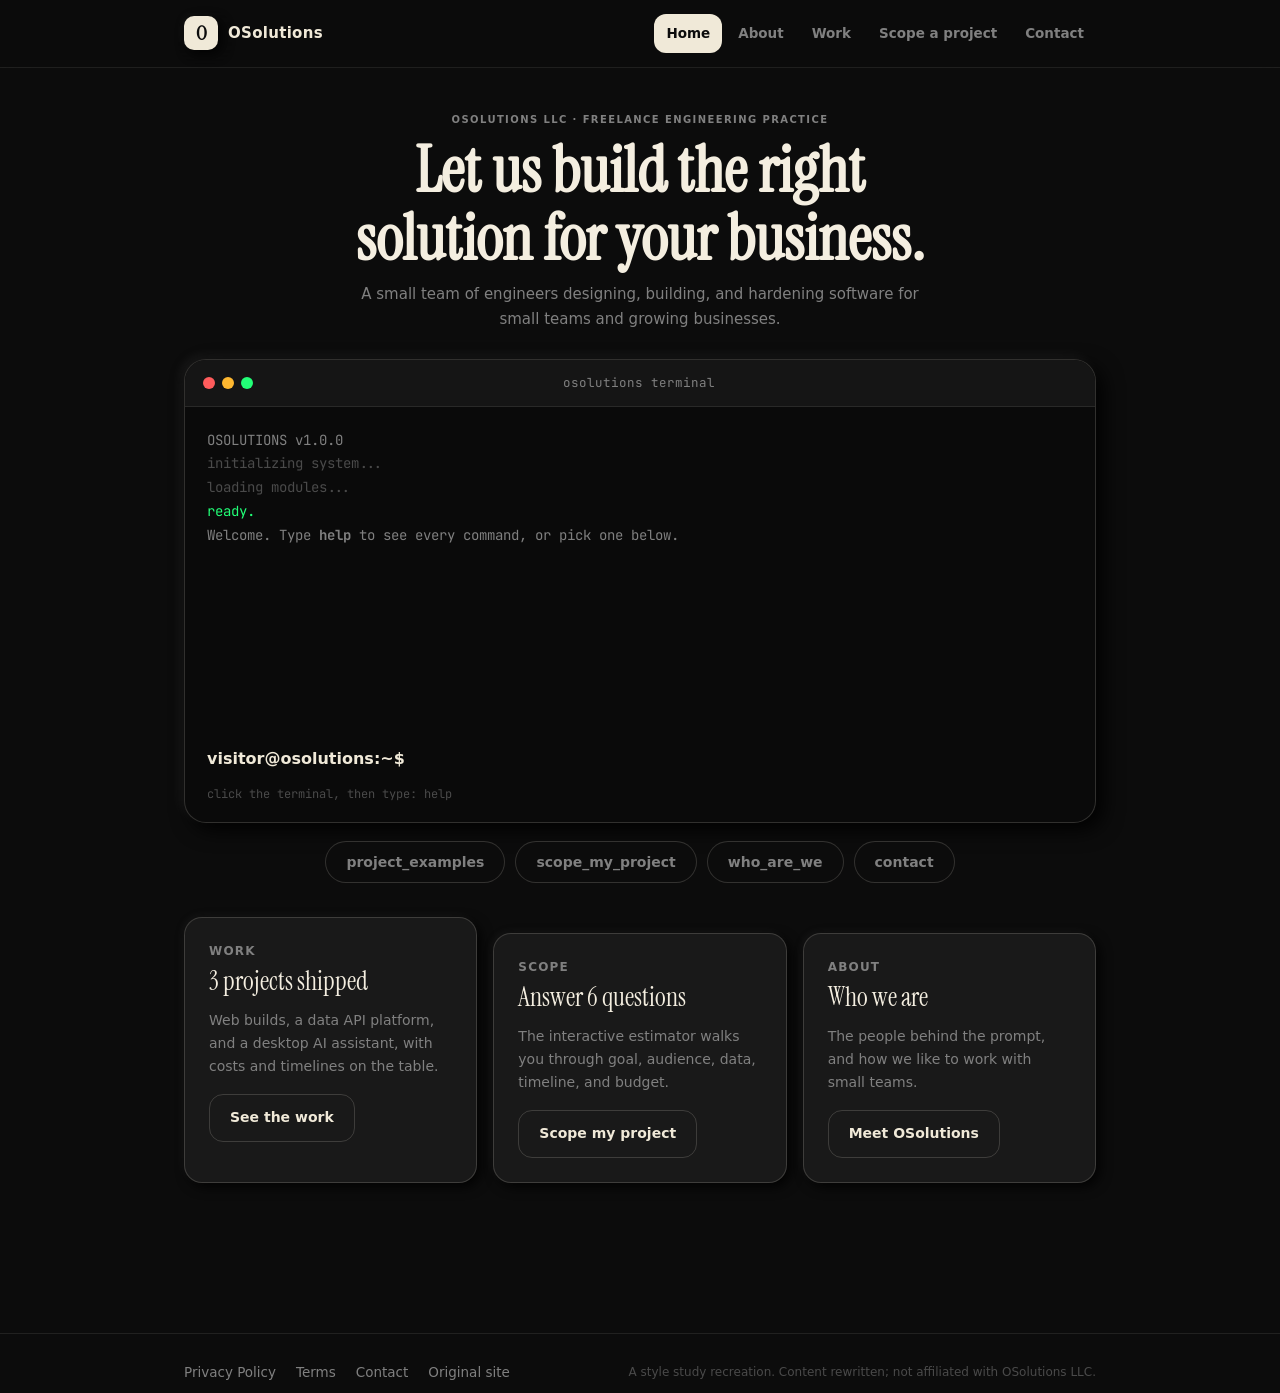
<file: index.html>
<!DOCTYPE html>
<html lang="en">
<head>
<meta charset="UTF-8">
<meta name="viewport" content="width=device-width, initial-scale=1">
<title>OSolutions LLC | Let us build the right solution for your business</title>
<meta name="description" content="OSolutions LLC is a freelance engineering practice for the modern web. Explore the terminal, see shipped work, and scope your project.">
<link rel="preconnect" href="https://fonts.googleapis.com">
<link rel="preconnect" href="https://fonts.gstatic.com" crossorigin>
<link href="https://fonts.googleapis.com/css2?family=Instrument+Serif:ital@0;1&family=JetBrains+Mono:wght@400;500;700&display=swap" rel="stylesheet">
<link rel="stylesheet" href="assets/style.css">
</head>
<body data-page="index.html">
<div id="shell">
  <div class="pg-hd" style="text-align:center">
    <div class="pg-eyebrow">OSolutions LLC · Freelance engineering practice</div>
    <h1 class="pg-title" style="font-size:clamp(40px,7vw,64px)">Let us build the right<br>solution for your business.</h1>
    <p class="pg-sub" style="margin:0 auto">A small team of engineers designing, building, and hardening software for small teams and growing businesses.</p>
  </div>

  <div class="term rise">
    <div class="term-bar">
      <div class="dots"><i></i><i></i><i></i></div>
      <div class="term-title">osolutions terminal</div>
      <div style="width:52px"></div>
    </div>
    <div class="term-body" id="term-body"></div>
    <form id="term-form" class="term-input-row" style="padding:0 22px 14px" autocomplete="off">
      <span class="prompt">visitor@osolutions:~$</span>
      <input id="term-input" type="text" spellcheck="false" aria-label="terminal input">
    </form>
    <div class="term-hint" id="term-hint">loading ...</div>
  </div>

  <div class="chiprow" id="cmd-btns" style="margin-top:18px"></div>

  <div class="grid3 stagger" style="margin-top:34px">
    <div class="card">
      <div class="card-t">Work</div>
      <div class="proj-title">3 projects shipped</div>
      <p class="proj-blurb">Web builds, a data API platform, and a desktop AI assistant, with costs and timelines on the table.</p>
      <div class="proj-links"><a class="btn-ghost" href="portfolio.html">See the work</a></div>
    </div>
    <div class="card">
      <div class="card-t">Scope</div>
      <div class="proj-title">Answer 6 questions</div>
      <p class="proj-blurb">The interactive estimator walks you through goal, audience, data, timeline, and budget.</p>
      <div class="proj-links"><a class="btn-ghost" href="estimator.html">Scope my project</a></div>
    </div>
    <div class="card">
      <div class="card-t">About</div>
      <div class="proj-title">Who we are</div>
      <p class="proj-blurb">The people behind the prompt, and how we like to work with small teams.</p>
      <div class="proj-links"><a class="btn-ghost" href="about.html">Meet OSolutions</a></div>
    </div>
  </div>
</div>
<script src="assets/app.js"></script>
</body>
</html>
</file>
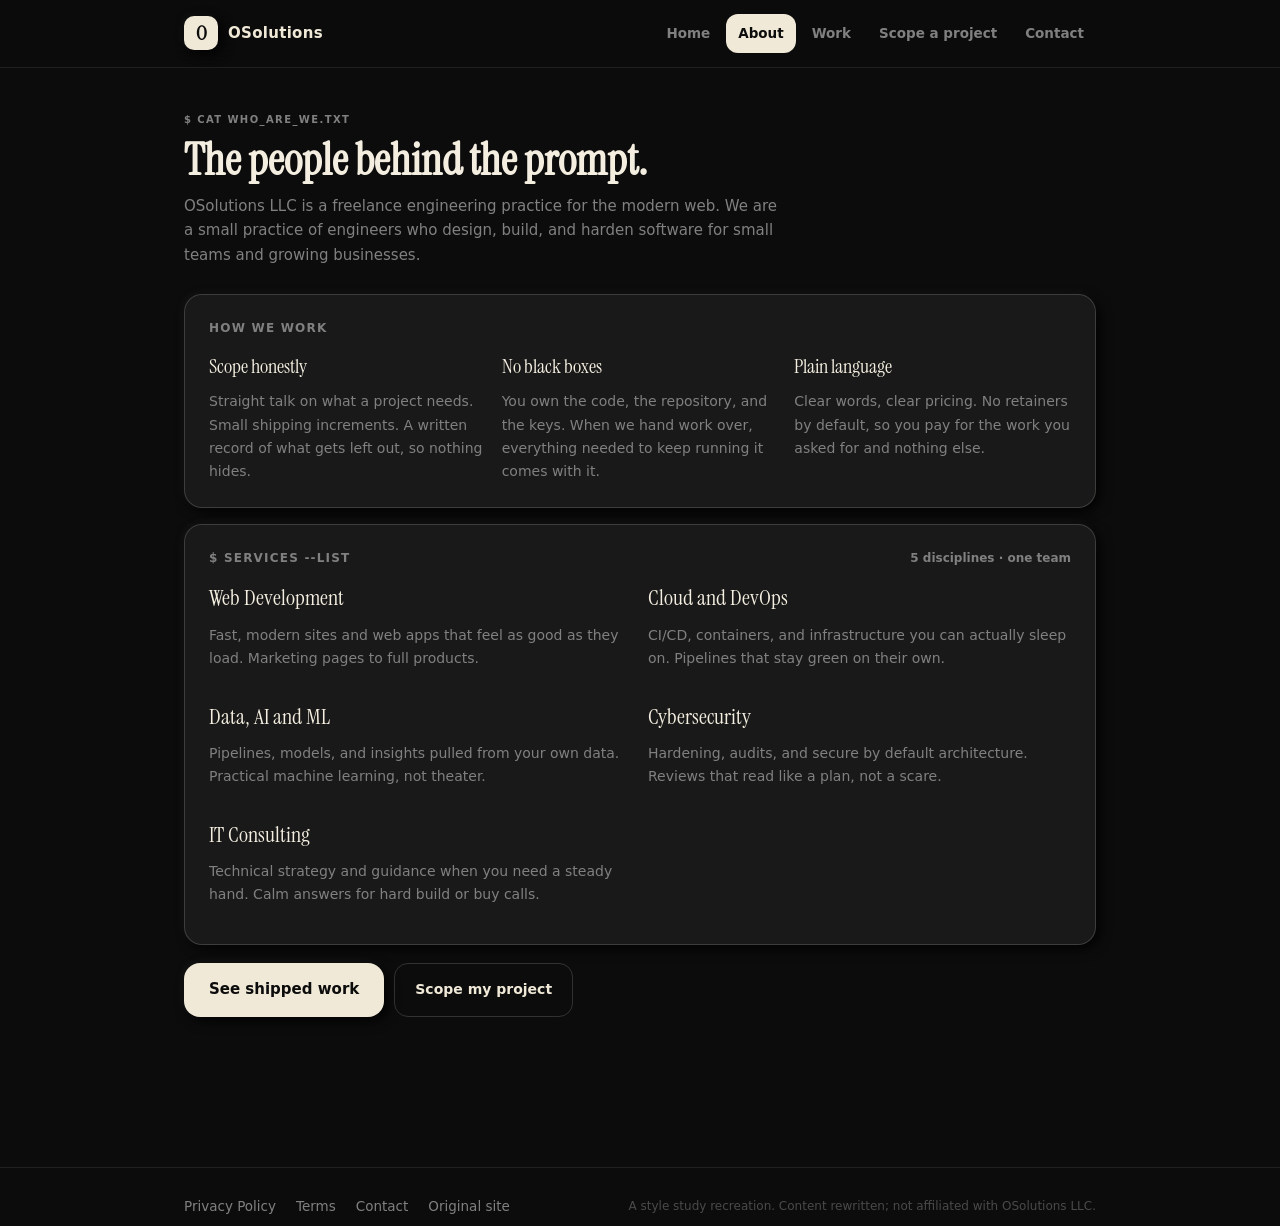
<file: about.html>
<!DOCTYPE html>
<html lang="en">
<head>
<meta charset="UTF-8">
<meta name="viewport" content="width=device-width, initial-scale=1">
<title>Who we are | OSolutions LLC</title>
<meta name="description" content="The people behind the prompt: how OSolutions works and the five disciplines the team covers.">
<link rel="preconnect" href="https://fonts.googleapis.com">
<link rel="preconnect" href="https://fonts.gstatic.com" crossorigin>
<link href="https://fonts.googleapis.com/css2?family=Instrument+Serif:ital@0;1&family=JetBrains+Mono:wght@400;500;700&display=swap" rel="stylesheet">
<link rel="stylesheet" href="assets/style.css">
</head>
<body data-page="about.html">
<div id="shell">
  <div class="pg-hd">
    <div class="pg-eyebrow">$ cat who_are_we.txt</div>
    <h1 class="pg-title">The people behind the prompt.</h1>
    <p class="pg-sub">OSolutions LLC is a freelance engineering practice for the modern web. We are a small practice of engineers who design, build, and harden software for small teams and growing businesses.</p>
  </div>

  <div class="card">
    <div class="card-h"><div class="card-t">How we work</div></div>
    <div class="grid3 stagger">
      <div>
        <div class="proj-title" style="font-size:20px">Scope honestly</div>
        <p class="proj-blurb" style="margin:0">Straight talk on what a project needs. Small shipping increments. A written record of what gets left out, so nothing hides.</p>
      </div>
      <div>
        <div class="proj-title" style="font-size:20px">No black boxes</div>
        <p class="proj-blurb" style="margin:0">You own the code, the repository, and the keys. When we hand work over, everything needed to keep running it comes with it.</p>
      </div>
      <div>
        <div class="proj-title" style="font-size:20px">Plain language</div>
        <p class="proj-blurb" style="margin:0">Clear words, clear pricing. No retainers by default, so you pay for the work you asked for and nothing else.</p>
      </div>
    </div>
  </div>

  <div class="card">
    <div class="card-h"><div class="card-t">$ services --list</div><div class="card-t" style="letter-spacing:0;text-transform:none">5 disciplines · one team</div></div>
    <div class="grid2 stagger" style="margin-top:6px">
      <div>
        <div class="proj-title" style="font-size:22px">Web Development</div>
        <p class="proj-blurb">Fast, modern sites and web apps that feel as good as they load. Marketing pages to full products.</p>
      </div>
      <div>
        <div class="proj-title" style="font-size:22px">Cloud and DevOps</div>
        <p class="proj-blurb">CI/CD, containers, and infrastructure you can actually sleep on. Pipelines that stay green on their own.</p>
      </div>
      <div>
        <div class="proj-title" style="font-size:22px">Data, AI and ML</div>
        <p class="proj-blurb">Pipelines, models, and insights pulled from your own data. Practical machine learning, not theater.</p>
      </div>
      <div>
        <div class="proj-title" style="font-size:22px">Cybersecurity</div>
        <p class="proj-blurb">Hardening, audits, and secure by default architecture. Reviews that read like a plan, not a scare.</p>
      </div>
      <div>
        <div class="proj-title" style="font-size:22px">IT Consulting</div>
        <p class="proj-blurb">Technical strategy and guidance when you need a steady hand. Calm answers for hard build or buy calls.</p>
      </div>
    </div>
  </div>

  <div class="btn-row">
    <a class="btn" href="portfolio.html">See shipped work</a>
    <a class="btn-ghost" href="estimator.html">Scope my project</a>
  </div>
</div>
<script src="assets/app.js"></script>
</body>
</html>
</file>
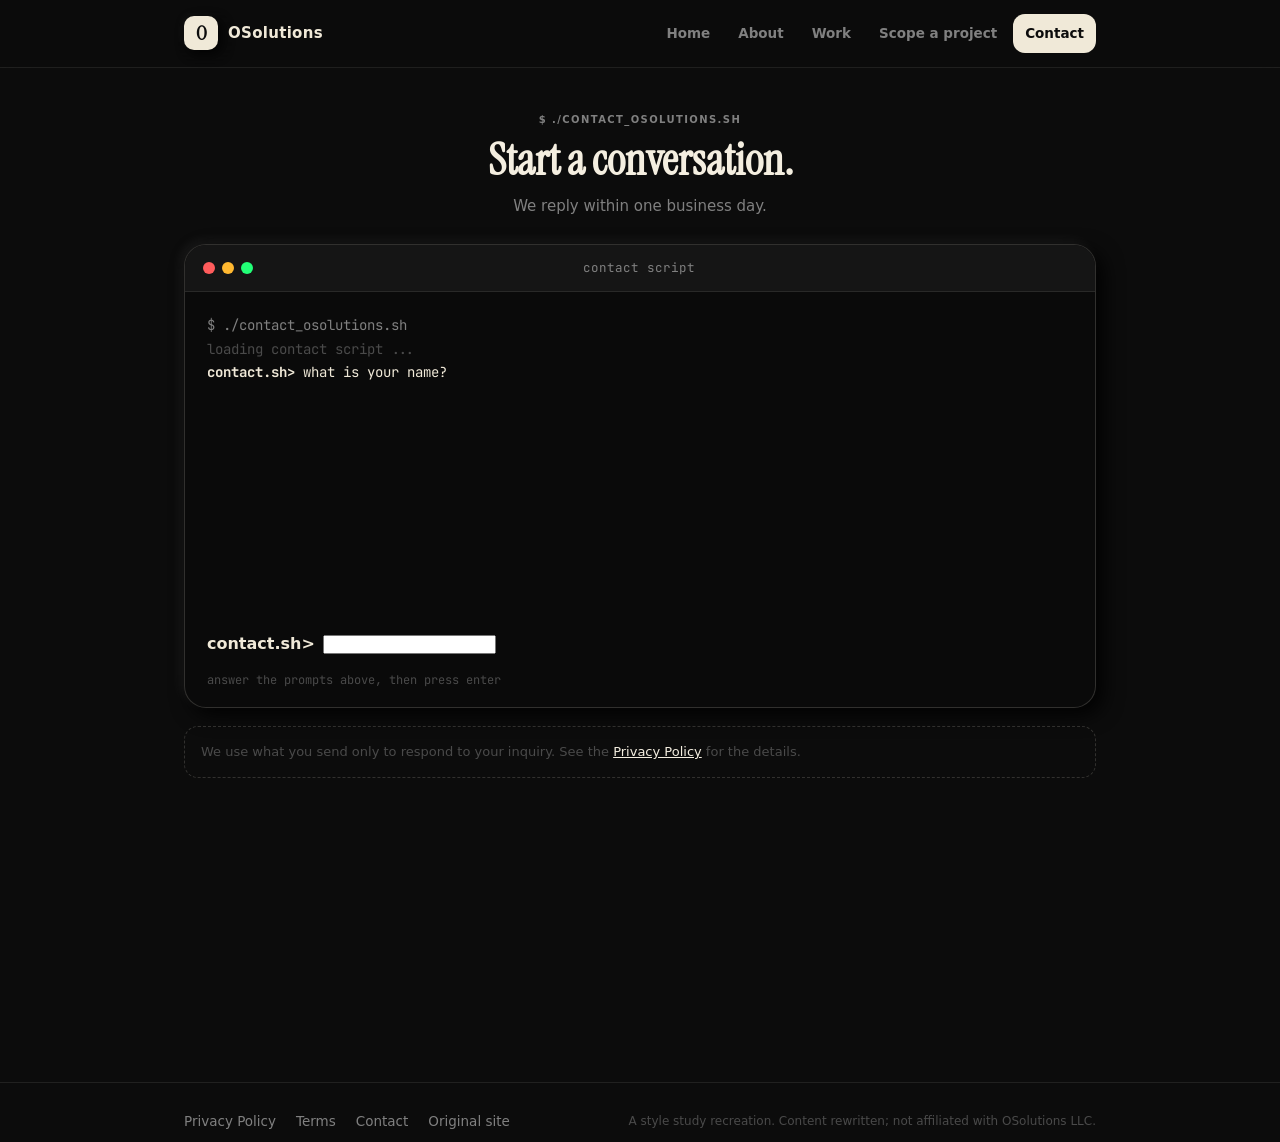
<file: contact.html>
<!DOCTYPE html>
<html lang="en">
<head>
<meta charset="UTF-8">
<meta name="viewport" content="width=device-width, initial-scale=1">
<title>Contact | OSolutions LLC</title>
<meta name="description" content="Start a conversation with OSolutions LLC. We reply within one business day.">
<link rel="preconnect" href="https://fonts.googleapis.com">
<link rel="preconnect" href="https://fonts.gstatic.com" crossorigin>
<link href="https://fonts.googleapis.com/css2?family=Instrument+Serif:ital@0;1&family=JetBrains+Mono:wght@400;500;700&display=swap" rel="stylesheet">
<link rel="stylesheet" href="assets/style.css">
</head>
<body data-page="contact.html">
<div id="shell">
  <div class="pg-hd" style="text-align:center">
    <div class="pg-eyebrow">$ ./contact_osolutions.sh</div>
    <h1 class="pg-title">Start a conversation.</h1>
    <p class="pg-sub" style="margin:0 auto">We reply within one business day.</p>
  </div>

  <div class="term" style="margin-top:8px">
    <div class="term-bar">
      <div class="dots"><i></i><i></i><i></i></div>
      <div class="term-title">contact script</div>
      <div style="width:52px"></div>
    </div>
    <div class="term-body" id="cs-body"></div>
    <form id="cs-form" class="term-input-row" style="padding:0 22px 14px" autocomplete="off">
      <span class="prompt">contact.sh&gt;</span>
      <input id="cs-input" type="text" spellcheck="false" aria-label="contact script input">
    </form>
    <div class="term-hint">answer the prompts above, then press enter</div>
  </div>

  <div class="note">We use what you send only to respond to your inquiry. See the <a href="privacy.html" style="color:var(--w)">Privacy Policy</a> for the details.</div>
</div>
<script src="assets/app.js"></script>
</body>
</html>
</file>
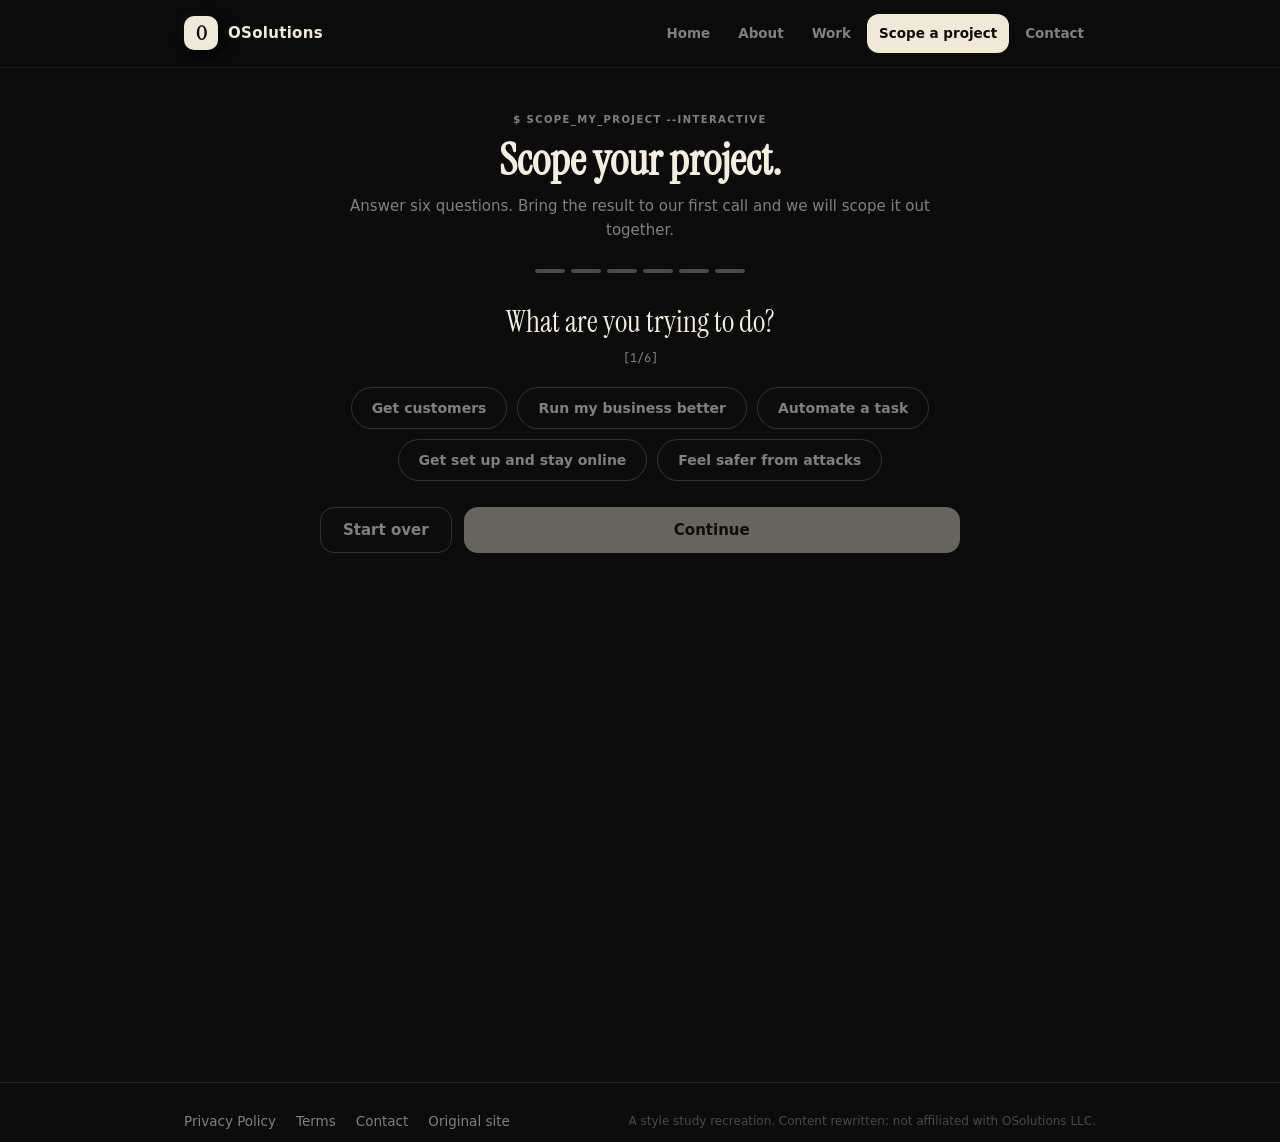
<file: estimator.html>
<!DOCTYPE html>
<html lang="en">
<head>
<meta charset="UTF-8">
<meta name="viewport" content="width=device-width, initial-scale=1">
<title>Scope your project | OSolutions LLC</title>
<meta name="description" content="The interactive project estimator: answer six questions about your goal, audience, data, timeline, and budget.">
<link rel="preconnect" href="https://fonts.googleapis.com">
<link rel="preconnect" href="https://fonts.gstatic.com" crossorigin>
<link href="https://fonts.googleapis.com/css2?family=Instrument+Serif:ital@0;1&family=JetBrains+Mono:wght@400;500;700&display=swap" rel="stylesheet">
<link rel="stylesheet" href="assets/style.css">
</head>
<body data-page="estimator.html">
<div id="shell">
  <div class="pg-hd" style="text-align:center">
    <div class="pg-eyebrow">$ scope_my_project --interactive</div>
    <h1 class="pg-title">Scope your project.</h1>
    <p class="pg-sub" style="margin:0 auto">Answer six questions. Bring the result to our first call and we will scope it out together.</p>
  </div>
  <div class="est" id="estimator"></div>
</div>
<script src="assets/app.js"></script>
</body>
</html>
</file>
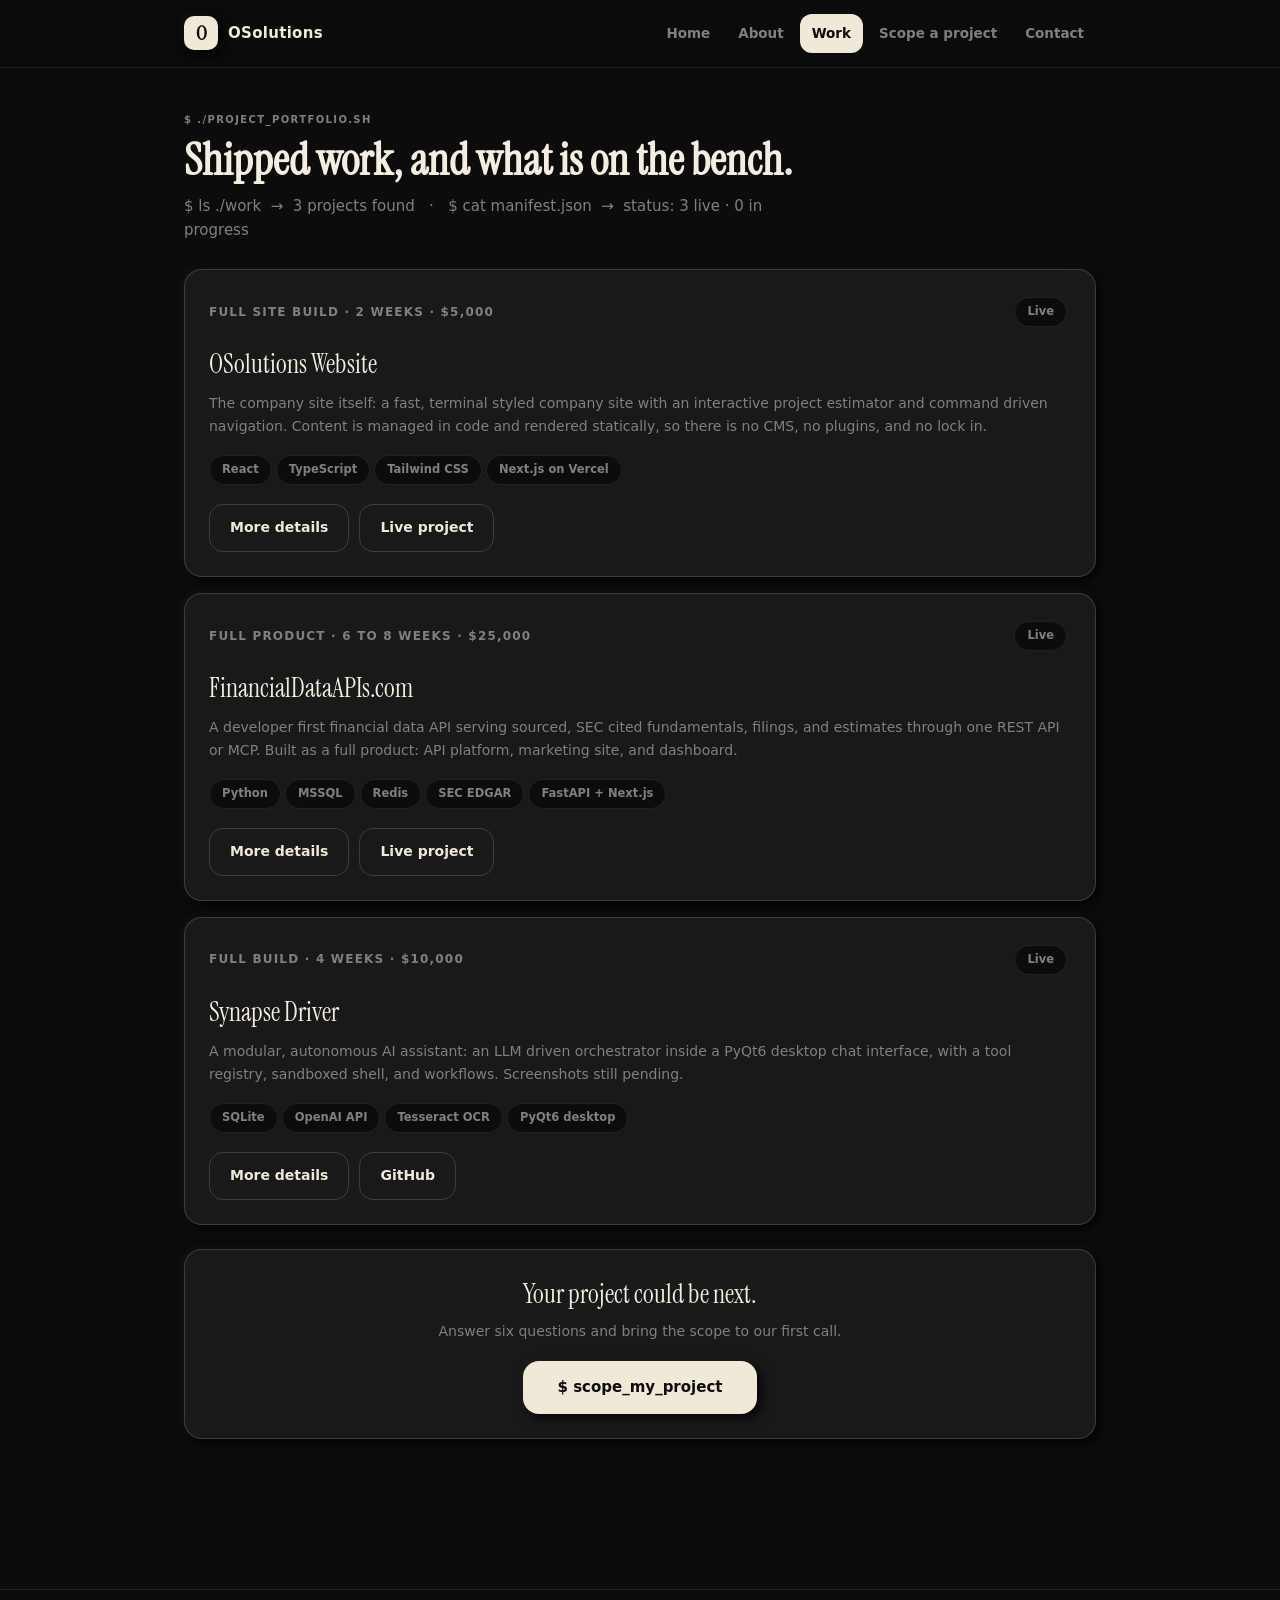
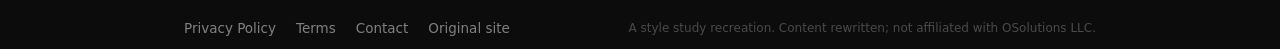
<file: portfolio.html>
<!DOCTYPE html>
<html lang="en">
<head>
<meta charset="UTF-8">
<meta name="viewport" content="width=device-width, initial-scale=1">
<title>Shipped work | OSolutions LLC</title>
<meta name="description" content="Project examples from OSolutions LLC: a terminal style company site, a financial data API, and a desktop AI assistant.">
<link rel="preconnect" href="https://fonts.googleapis.com">
<link rel="preconnect" href="https://fonts.gstatic.com" crossorigin>
<link href="https://fonts.googleapis.com/css2?family=Instrument+Serif:ital@0;1&family=JetBrains+Mono:wght@400;500;700&display=swap" rel="stylesheet">
<link rel="stylesheet" href="assets/style.css">
</head>
<body data-page="portfolio.html">
<div id="shell">
  <div class="pg-hd">
    <div class="pg-eyebrow">$ ./project_portfolio.sh</div>
    <h1 class="pg-title">Shipped work, and what is on the bench.</h1>
    <p class="pg-sub">$ ls ./work &nbsp;→&nbsp; 3 projects found &nbsp;&nbsp;·&nbsp;&nbsp; $ cat manifest.json &nbsp;→&nbsp; status: 3 live · 0 in progress</p>
  </div>

  <div class="stagger">
    <div class="card">
      <div class="card-h"><div class="card-t">Full site build · 2 weeks · $5,000</div><div class="tag">Live</div></div>
      <div class="proj-title">OSolutions Website</div>
      <p class="proj-blurb">The company site itself: a fast, terminal styled company site with an interactive project estimator and command driven navigation. Content is managed in code and rendered statically, so there is no CMS, no plugins, and no lock in.</p>
      <div><span class="tag">React</span><span class="tag">TypeScript</span><span class="tag">Tailwind CSS</span><span class="tag">Next.js on Vercel</span></div>
      <div class="proj-links">
        <a class="btn-ghost" href="portfolio/osolutions-website.html">More details</a>
        <a class="btn-ghost" href="https://knowledgeable-solutions.com/" target="_blank" rel="noopener">Live project</a>
      </div>
    </div>

    <div class="card">
      <div class="card-h"><div class="card-t">Full product · 6 to 8 weeks · $25,000</div><div class="tag">Live</div></div>
      <div class="proj-title">FinancialDataAPIs.com</div>
      <p class="proj-blurb">A developer first financial data API serving sourced, SEC cited fundamentals, filings, and estimates through one REST API or MCP. Built as a full product: API platform, marketing site, and dashboard.</p>
      <div><span class="tag">Python</span><span class="tag">MSSQL</span><span class="tag">Redis</span><span class="tag">SEC EDGAR</span><span class="tag">FastAPI + Next.js</span></div>
      <div class="proj-links">
        <a class="btn-ghost" href="portfolio/financial-data-apis.html">More details</a>
        <a class="btn-ghost" href="https://financialdataapis.com" target="_blank" rel="noopener">Live project</a>
      </div>
    </div>

    <div class="card">
      <div class="card-h"><div class="card-t">Full build · 4 weeks · $10,000</div><div class="tag">Live</div></div>
      <div class="proj-title">Synapse Driver</div>
      <p class="proj-blurb">A modular, autonomous AI assistant: an LLM driven orchestrator inside a PyQt6 desktop chat interface, with a tool registry, sandboxed shell, and workflows. Screenshots still pending.</p>
      <div><span class="tag">SQLite</span><span class="tag">OpenAI API</span><span class="tag">Tesseract OCR</span><span class="tag">PyQt6 desktop</span></div>
      <div class="proj-links">
        <a class="btn-ghost" href="portfolio/synapse-driver.html">More details</a>
        <a class="btn-ghost" href="https://github.com/OwenSutka/synapse-driver" target="_blank" rel="noopener">GitHub</a>
      </div>
    </div>
  </div>

  <div class="card" style="margin-top:24px;text-align:center">
    <div class="proj-title" style="margin-bottom:6px">Your project could be next.</div>
    <p class="proj-blurb" style="max-width:520px;margin:0 auto">Answer six questions and bring the scope to our first call.</p>
    <div class="btn-row" style="justify-content:center"><a class="btn" style="width:auto;padding:14px 34px" href="estimator.html">$ scope_my_project</a></div>
  </div>
</div>
<script src="assets/app.js"></script>
</body>
</html>
</file>
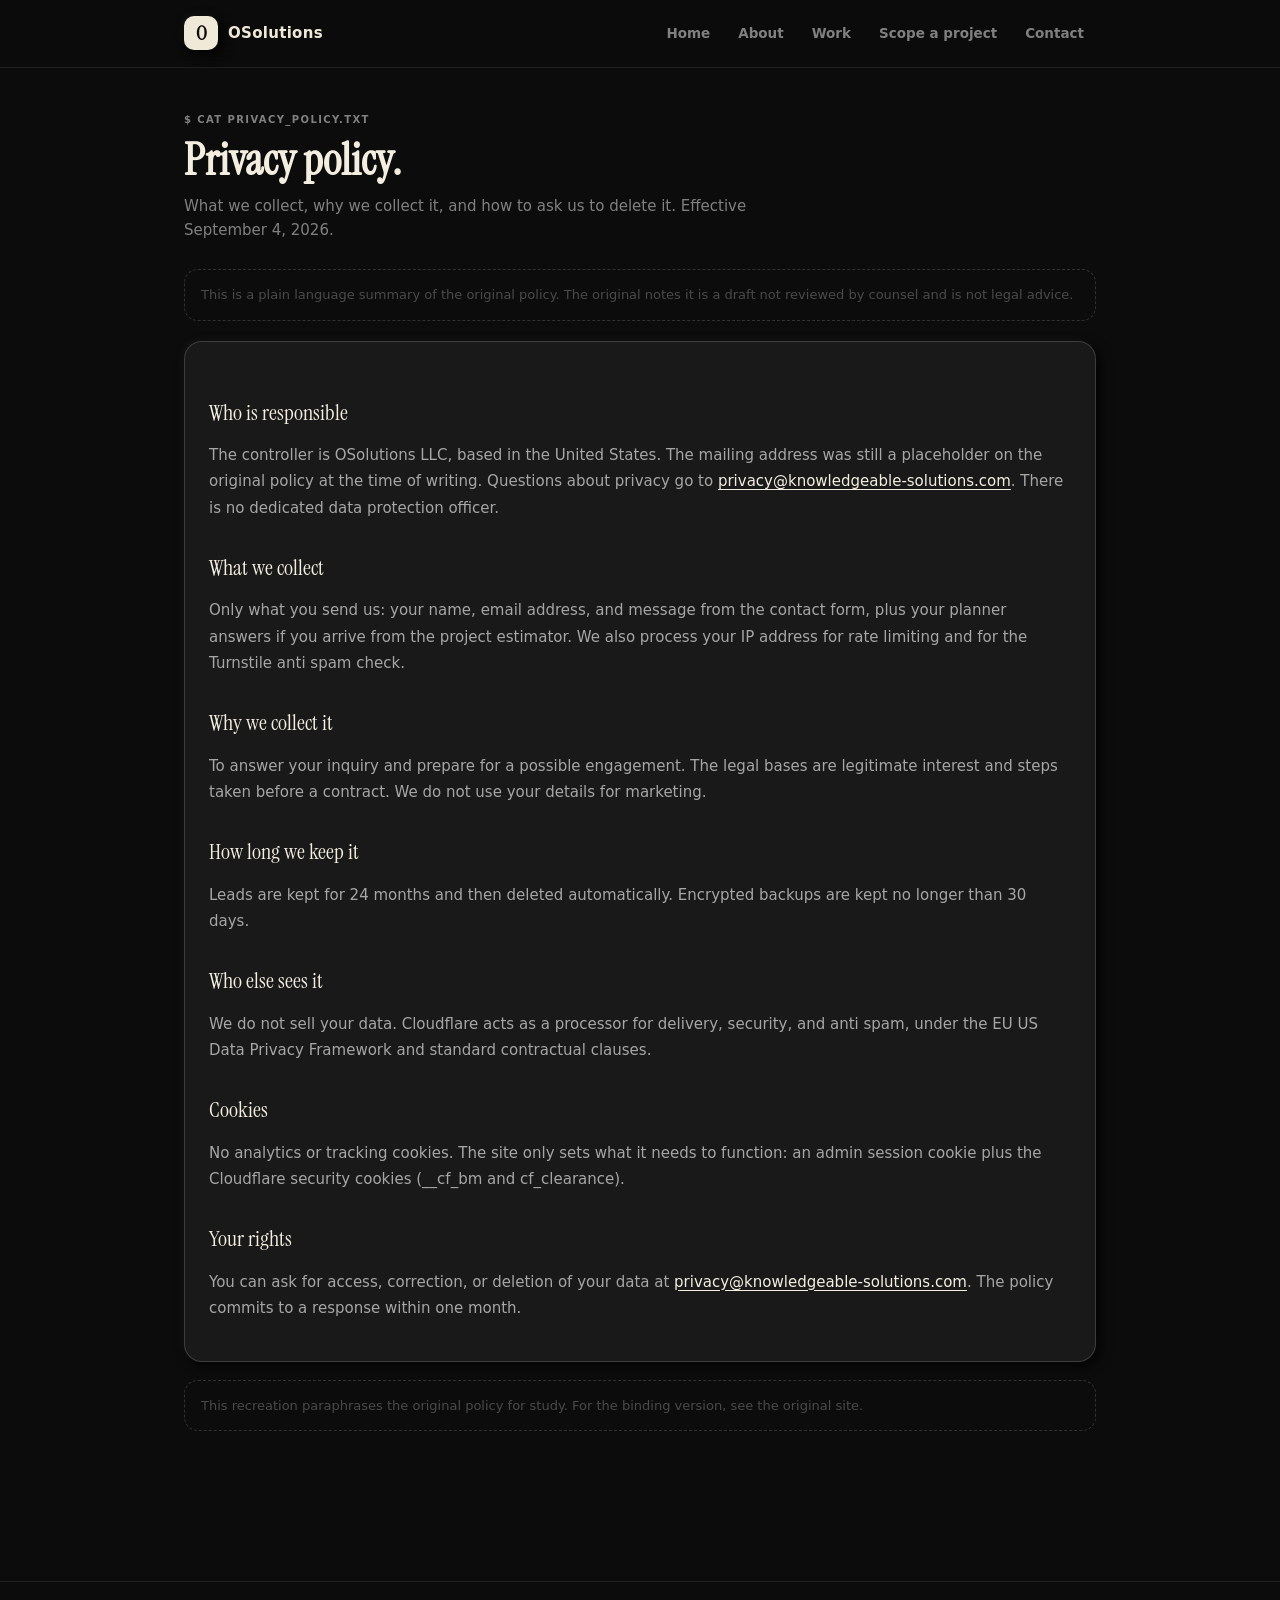
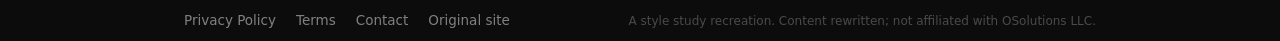
<file: privacy.html>
<!DOCTYPE html>
<html lang="en">
<head>
<meta charset="UTF-8">
<meta name="viewport" content="width=device-width, initial-scale=1">
<title>Privacy Policy | OSolutions LLC</title>
<meta name="description" content="Privacy policy: what OSolutions collects, why, and how to ask for deletion.">
<link rel="preconnect" href="https://fonts.googleapis.com">
<link rel="preconnect" href="https://fonts.gstatic.com" crossorigin>
<link href="https://fonts.googleapis.com/css2?family=Instrument+Serif:ital@0;1&family=JetBrains+Mono:wght@400;500;700&display=swap" rel="stylesheet">
<link rel="stylesheet" href="assets/style.css">
</head>
<body data-page="">
<div id="shell">
  <div class="pg-hd">
    <div class="pg-eyebrow">$ cat privacy_policy.txt</div>
    <h1 class="pg-title">Privacy policy.</h1>
    <p class="pg-sub">What we collect, why we collect it, and how to ask us to delete it. Effective September 4, 2026.</p>
  </div>

  <div class="note" style="margin:0 0 20px">This is a plain language summary of the original policy. The original notes it is a draft not reviewed by counsel and is not legal advice.</div>

  <div class="card prose">
    <h3>Who is responsible</h3>
    <p>The controller is OSolutions LLC, based in the United States. The mailing address was still a placeholder on the original policy at the time of writing. Questions about privacy go to <a href="mailto:privacy@knowledgeable-solutions.com">privacy@knowledgeable-solutions.com</a>. There is no dedicated data protection officer.</p>

    <h3>What we collect</h3>
    <p>Only what you send us: your name, email address, and message from the contact form, plus your planner answers if you arrive from the project estimator. We also process your IP address for rate limiting and for the Turnstile anti spam check.</p>

    <h3>Why we collect it</h3>
    <p>To answer your inquiry and prepare for a possible engagement. The legal bases are legitimate interest and steps taken before a contract. We do not use your details for marketing.</p>

    <h3>How long we keep it</h3>
    <p>Leads are kept for 24 months and then deleted automatically. Encrypted backups are kept no longer than 30 days.</p>

    <h3>Who else sees it</h3>
    <p>We do not sell your data. Cloudflare acts as a processor for delivery, security, and anti spam, under the EU US Data Privacy Framework and standard contractual clauses.</p>

    <h3>Cookies</h3>
    <p>No analytics or tracking cookies. The site only sets what it needs to function: an admin session cookie plus the Cloudflare security cookies (__cf_bm and cf_clearance).</p>

    <h3>Your rights</h3>
    <p>You can ask for access, correction, or deletion of your data at <a href="mailto:privacy@knowledgeable-solutions.com">privacy@knowledgeable-solutions.com</a>. The policy commits to a response within one month.</p>
  </div>

  <div class="note">This recreation paraphrases the original policy for study. For the binding version, see the original site.</div>
</div>
<script src="assets/app.js"></script>
</body>
</html>
</file>
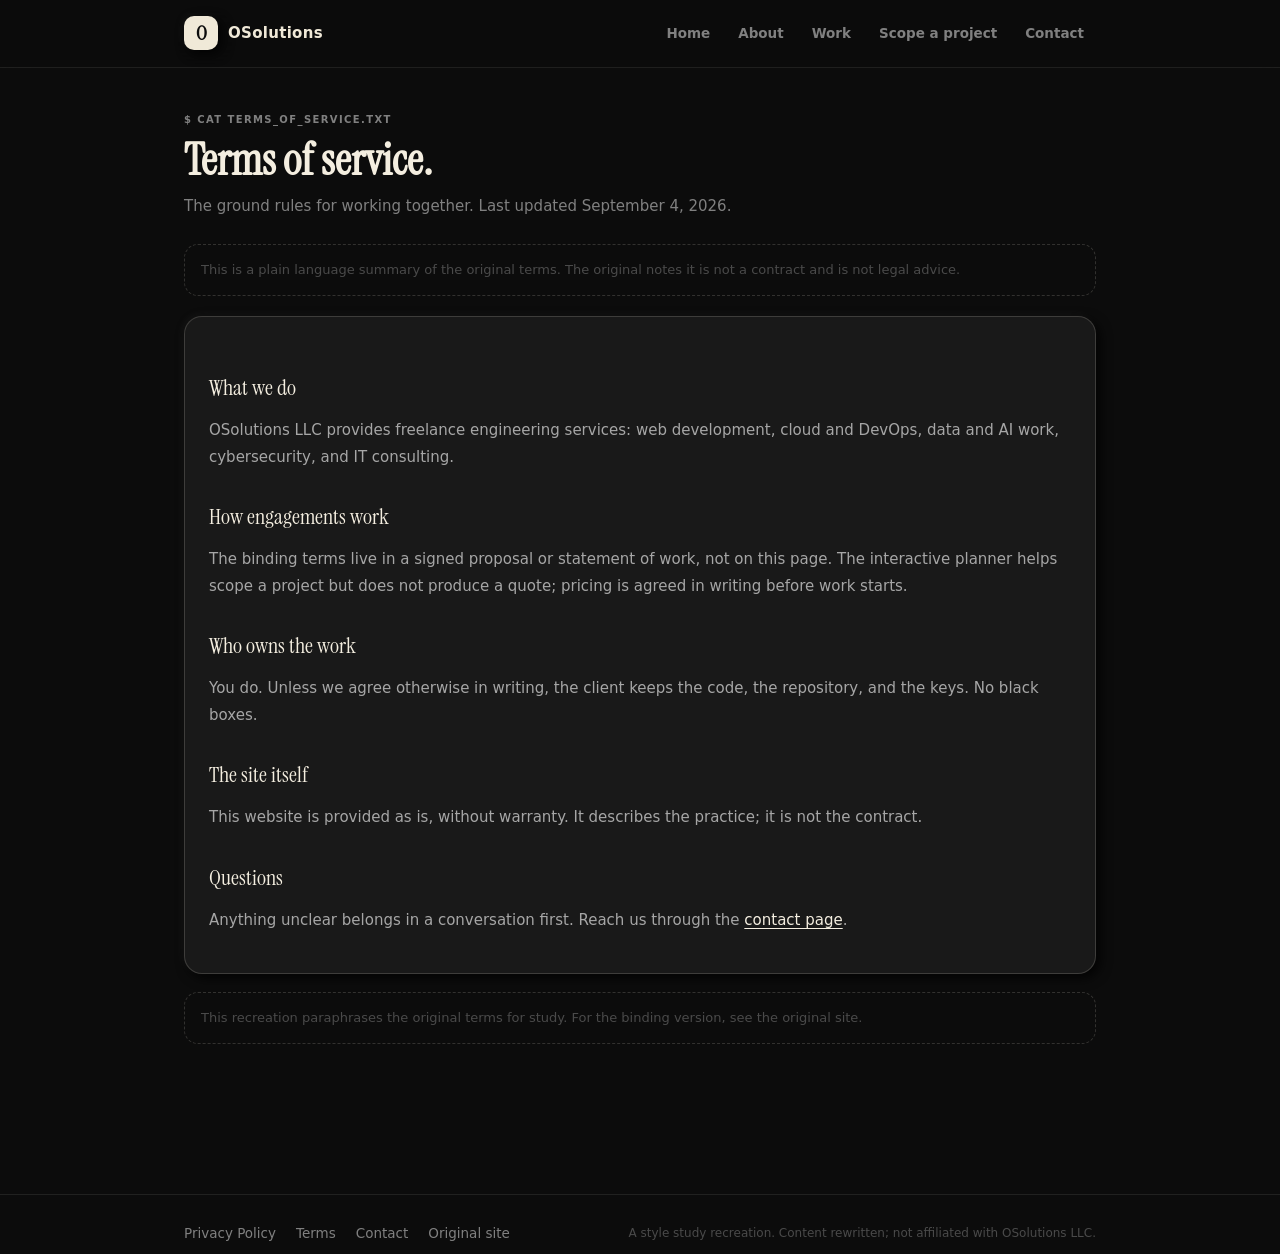
<file: terms.html>
<!DOCTYPE html>
<html lang="en">
<head>
<meta charset="UTF-8">
<meta name="viewport" content="width=device-width, initial-scale=1">
<title>Terms of Service | OSolutions LLC</title>
<meta name="description" content="Terms of service: the ground rules for working with OSolutions LLC.">
<link rel="preconnect" href="https://fonts.googleapis.com">
<link rel="preconnect" href="https://fonts.gstatic.com" crossorigin>
<link href="https://fonts.googleapis.com/css2?family=Instrument+Serif:ital@0;1&family=JetBrains+Mono:wght@400;500;700&display=swap" rel="stylesheet">
<link rel="stylesheet" href="assets/style.css">
</head>
<body data-page="">
<div id="shell">
  <div class="pg-hd">
    <div class="pg-eyebrow">$ cat terms_of_service.txt</div>
    <h1 class="pg-title">Terms of service.</h1>
    <p class="pg-sub">The ground rules for working together. Last updated September 4, 2026.</p>
  </div>

  <div class="note" style="margin:0 0 20px">This is a plain language summary of the original terms. The original notes it is not a contract and is not legal advice.</div>

  <div class="card prose">
    <h3>What we do</h3>
    <p>OSolutions LLC provides freelance engineering services: web development, cloud and DevOps, data and AI work, cybersecurity, and IT consulting.</p>

    <h3>How engagements work</h3>
    <p>The binding terms live in a signed proposal or statement of work, not on this page. The interactive planner helps scope a project but does not produce a quote; pricing is agreed in writing before work starts.</p>

    <h3>Who owns the work</h3>
    <p>You do. Unless we agree otherwise in writing, the client keeps the code, the repository, and the keys. No black boxes.</p>

    <h3>The site itself</h3>
    <p>This website is provided as is, without warranty. It describes the practice; it is not the contract.</p>

    <h3>Questions</h3>
    <p>Anything unclear belongs in a conversation first. Reach us through the <a href="contact.html">contact page</a>.</p>
  </div>

  <div class="note">This recreation paraphrases the original terms for study. For the binding version, see the original site.</div>
</div>
<script src="assets/app.js"></script>
</body>
</html>
</file>
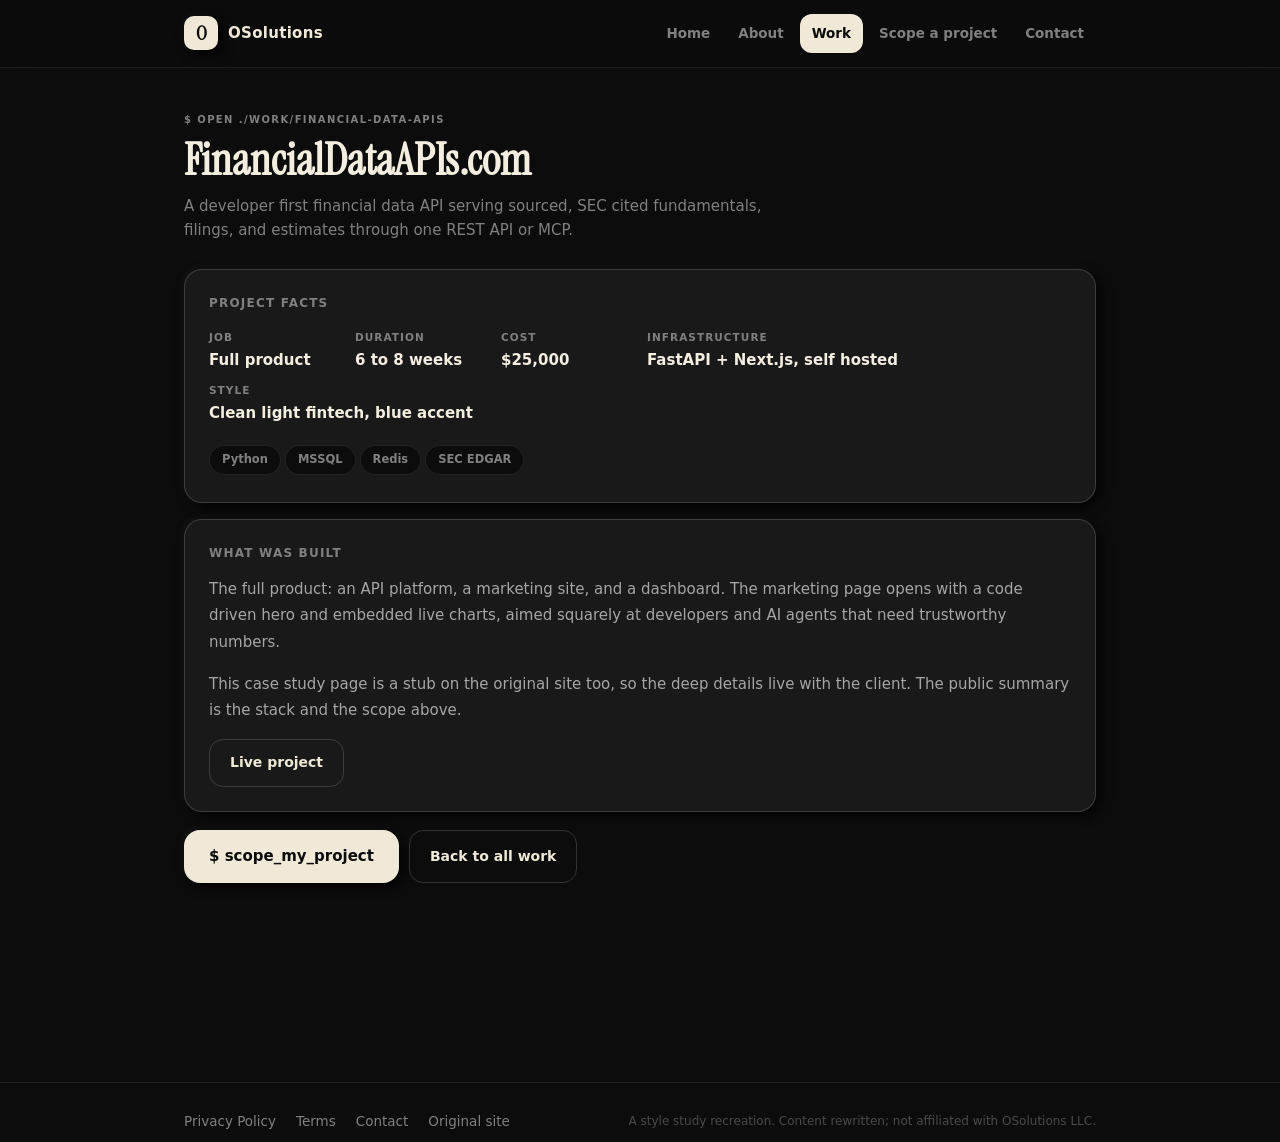
<file: portfolio/financial-data-apis.html>
<!DOCTYPE html>
<html lang="en">
<head>
<meta charset="UTF-8">
<meta name="viewport" content="width=device-width, initial-scale=1">
<title>FinancialDataAPIs.com | OSolutions LLC</title>
<meta name="description" content="Project overview: FinancialDataAPIs.com, a developer first financial data API. Full product built in 6 to 8 weeks.">
<link rel="preconnect" href="https://fonts.googleapis.com">
<link rel="preconnect" href="https://fonts.gstatic.com" crossorigin>
<link href="https://fonts.googleapis.com/css2?family=Instrument+Serif:ital@0;1&family=JetBrains+Mono:wght@400;500;700&display=swap" rel="stylesheet">
<link rel="stylesheet" href="../assets/style.css">
</head>
<body data-page="portfolio.html" data-depth="1">
<div id="shell">
  <div class="pg-hd">
    <div class="pg-eyebrow">$ open ./work/financial-data-apis</div>
    <h1 class="pg-title">FinancialDataAPIs.com</h1>
    <p class="pg-sub">A developer first financial data API serving sourced, SEC cited fundamentals, filings, and estimates through one REST API or MCP.</p>
  </div>

  <div class="card">
    <div class="card-h"><div class="card-t">Project facts</div></div>
    <div class="meta">
      <div><div class="k">Job</div><div class="v">Full product</div></div>
      <div><div class="k">Duration</div><div class="v">6 to 8 weeks</div></div>
      <div><div class="k">Cost</div><div class="v">$25,000</div></div>
      <div><div class="k">Infrastructure</div><div class="v">FastAPI + Next.js, self hosted</div></div>
      <div><div class="k">Style</div><div class="v">Clean light fintech, blue accent</div></div>
    </div>
    <div><span class="tag">Python</span><span class="tag">MSSQL</span><span class="tag">Redis</span><span class="tag">SEC EDGAR</span></div>
  </div>

  <div class="card">
    <div class="card-h"><div class="card-t">What was built</div></div>
    <div class="prose">
      <p>The full product: an API platform, a marketing site, and a dashboard. The marketing page opens with a code driven hero and embedded live charts, aimed squarely at developers and AI agents that need trustworthy numbers.</p>
      <p>This case study page is a stub on the original site too, so the deep details live with the client. The public summary is the stack and the scope above.</p>
    </div>
    <div class="proj-links">
      <a class="btn-ghost" href="https://financialdataapis.com" target="_blank" rel="noopener">Live project</a>
    </div>
  </div>

  <div class="btn-row">
    <a class="btn" href="../estimator.html">$ scope_my_project</a>
    <a class="btn-ghost" href="../portfolio.html">Back to all work</a>
  </div>
</div>
<script src="../assets/app.js"></script>
</body>
</html>
</file>
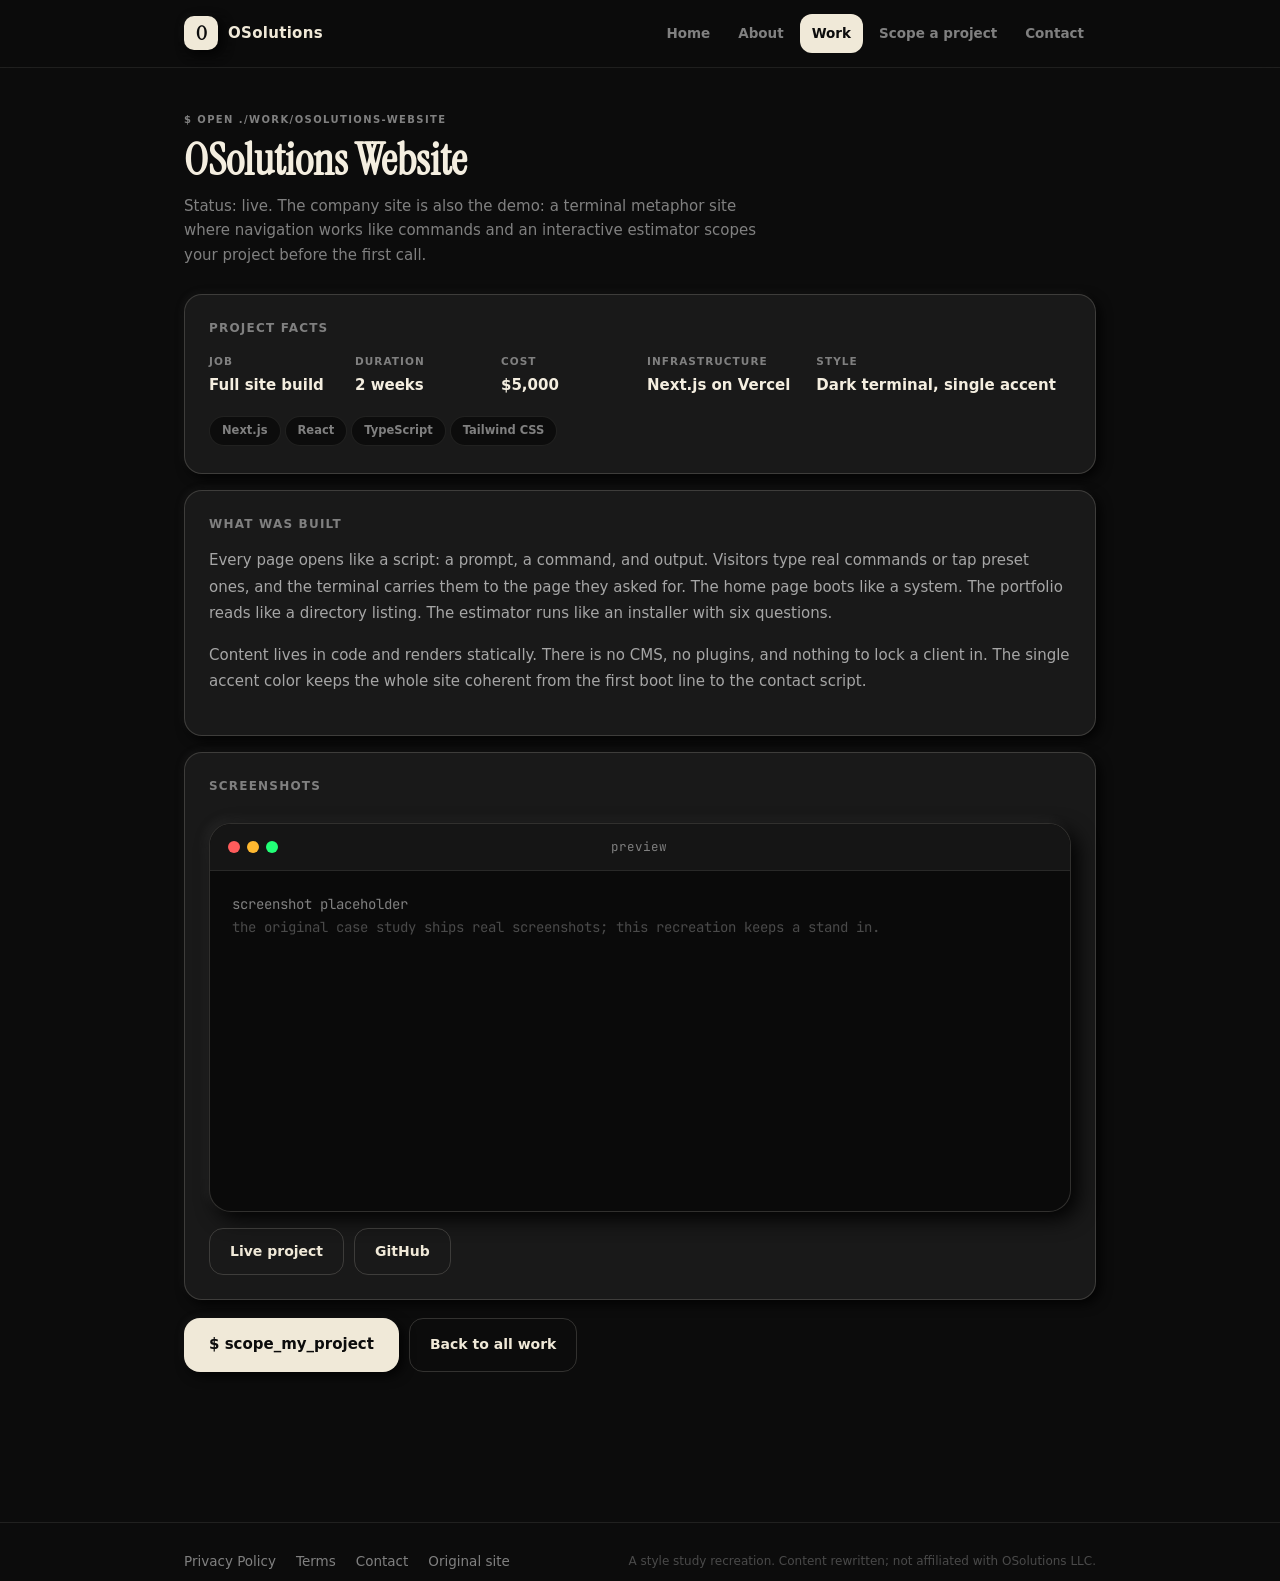
<file: portfolio/osolutions-website.html>
<!DOCTYPE html>
<html lang="en">
<head>
<meta charset="UTF-8">
<meta name="viewport" content="width=device-width, initial-scale=1">
<title>OSolutions Website case study | OSolutions LLC</title>
<meta name="description" content="Case study: the terminal styled OSolutions company site with an interactive estimator. Built in 2 weeks for $5,000.">
<link rel="preconnect" href="https://fonts.googleapis.com">
<link rel="preconnect" href="https://fonts.gstatic.com" crossorigin>
<link href="https://fonts.googleapis.com/css2?family=Instrument+Serif:ital@0;1&family=JetBrains+Mono:wght@400;500;700&display=swap" rel="stylesheet">
<link rel="stylesheet" href="../assets/style.css">
</head>
<body data-page="portfolio.html" data-depth="1">
<div id="shell">
  <div class="pg-hd">
    <div class="pg-eyebrow">$ open ./work/osolutions-website</div>
    <h1 class="pg-title">OSolutions Website</h1>
    <p class="pg-sub">Status: live. The company site is also the demo: a terminal metaphor site where navigation works like commands and an interactive estimator scopes your project before the first call.</p>
  </div>

  <div class="card">
    <div class="card-h"><div class="card-t">Project facts</div></div>
    <div class="meta">
      <div><div class="k">Job</div><div class="v">Full site build</div></div>
      <div><div class="k">Duration</div><div class="v">2 weeks</div></div>
      <div><div class="k">Cost</div><div class="v">$5,000</div></div>
      <div><div class="k">Infrastructure</div><div class="v">Next.js on Vercel</div></div>
      <div><div class="k">Style</div><div class="v">Dark terminal, single accent</div></div>
    </div>
    <div><span class="tag">Next.js</span><span class="tag">React</span><span class="tag">TypeScript</span><span class="tag">Tailwind CSS</span></div>
  </div>

  <div class="card">
    <div class="card-h"><div class="card-t">What was built</div></div>
    <div class="prose">
      <p>Every page opens like a script: a prompt, a command, and output. Visitors type real commands or tap preset ones, and the terminal carries them to the page they asked for. The home page boots like a system. The portfolio reads like a directory listing. The estimator runs like an installer with six questions.</p>
      <p>Content lives in code and renders statically. There is no CMS, no plugins, and nothing to lock a client in. The single accent color keeps the whole site coherent from the first boot line to the contact script.</p>
    </div>
  </div>

  <div class="card">
    <div class="card-h"><div class="card-t">Screenshots</div></div>
    <div class="term">
      <div class="term-bar"><div class="dots"><i></i><i></i><i></i></div><div class="term-title">preview</div><div style="width:52px"></div></div>
      <div class="term-body">
        <div class="term-line mut">screenshot placeholder</div>
        <div class="term-line dim">the original case study ships real screenshots; this recreation keeps a stand in.</div>
      </div>
    </div>
    <div class="proj-links">
      <a class="btn-ghost" href="https://knowledgeable-solutions.com/" target="_blank" rel="noopener">Live project</a>
      <a class="btn-ghost" href="https://github.com/OwenSutka/OSolutionsLLCWebsite" target="_blank" rel="noopener">GitHub</a>
    </div>
  </div>

  <div class="btn-row">
    <a class="btn" href="../estimator.html">$ scope_my_project</a>
    <a class="btn-ghost" href="../portfolio.html">Back to all work</a>
  </div>
</div>
<script src="../assets/app.js"></script>
</body>
</html>
</file>
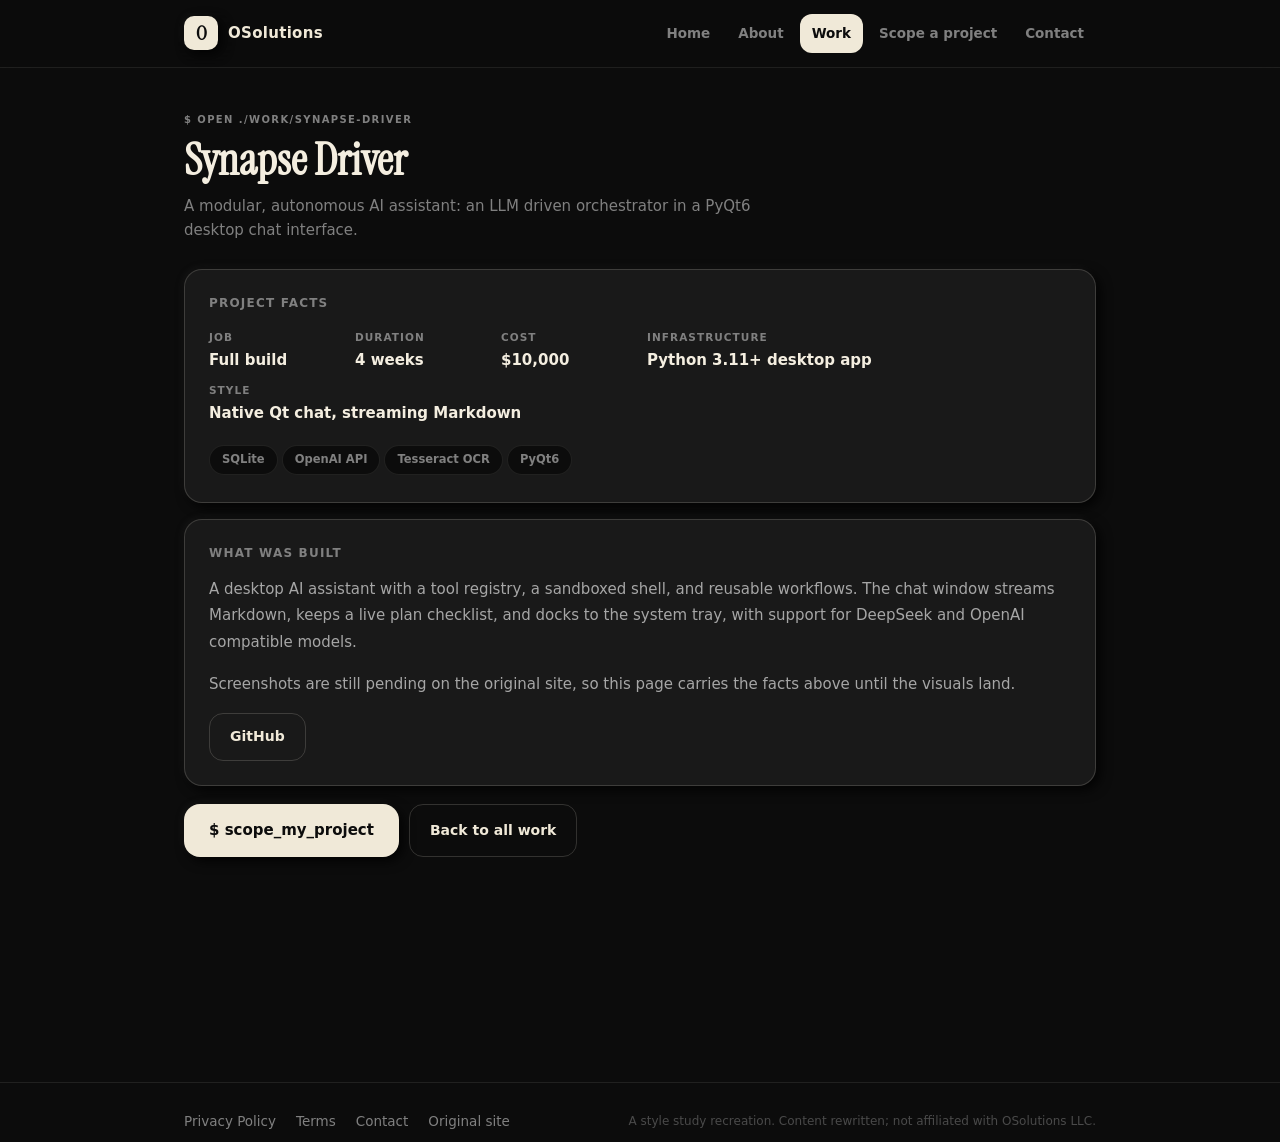
<file: portfolio/synapse-driver.html>
<!DOCTYPE html>
<html lang="en">
<head>
<meta charset="UTF-8">
<meta name="viewport" content="width=device-width, initial-scale=1">
<title>Synapse Driver | OSolutions LLC</title>
<meta name="description" content="Project overview: Synapse Driver, a modular autonomous AI assistant in a PyQt6 desktop chat interface.">
<link rel="preconnect" href="https://fonts.googleapis.com">
<link rel="preconnect" href="https://fonts.gstatic.com" crossorigin>
<link href="https://fonts.googleapis.com/css2?family=Instrument+Serif:ital@0;1&family=JetBrains+Mono:wght@400;500;700&display=swap" rel="stylesheet">
<link rel="stylesheet" href="../assets/style.css">
</head>
<body data-page="portfolio.html" data-depth="1">
<div id="shell">
  <div class="pg-hd">
    <div class="pg-eyebrow">$ open ./work/synapse-driver</div>
    <h1 class="pg-title">Synapse Driver</h1>
    <p class="pg-sub">A modular, autonomous AI assistant: an LLM driven orchestrator in a PyQt6 desktop chat interface.</p>
  </div>

  <div class="card">
    <div class="card-h"><div class="card-t">Project facts</div></div>
    <div class="meta">
      <div><div class="k">Job</div><div class="v">Full build</div></div>
      <div><div class="k">Duration</div><div class="v">4 weeks</div></div>
      <div><div class="k">Cost</div><div class="v">$10,000</div></div>
      <div><div class="k">Infrastructure</div><div class="v">Python 3.11+ desktop app</div></div>
      <div><div class="k">Style</div><div class="v">Native Qt chat, streaming Markdown</div></div>
    </div>
    <div><span class="tag">SQLite</span><span class="tag">OpenAI API</span><span class="tag">Tesseract OCR</span><span class="tag">PyQt6</span></div>
  </div>

  <div class="card">
    <div class="card-h"><div class="card-t">What was built</div></div>
    <div class="prose">
      <p>A desktop AI assistant with a tool registry, a sandboxed shell, and reusable workflows. The chat window streams Markdown, keeps a live plan checklist, and docks to the system tray, with support for DeepSeek and OpenAI compatible models.</p>
      <p>Screenshots are still pending on the original site, so this page carries the facts above until the visuals land.</p>
    </div>
    <div class="proj-links">
      <a class="btn-ghost" href="https://github.com/OwenSutka/synapse-driver" target="_blank" rel="noopener">GitHub</a>
    </div>
  </div>

  <div class="btn-row">
    <a class="btn" href="../estimator.html">$ scope_my_project</a>
    <a class="btn-ghost" href="../portfolio.html">Back to all work</a>
  </div>
</div>
<script src="../assets/app.js"></script>
</body>
</html>
</file>
<file: assets/style.css>
/* OSolutions recreation in the Havasu design language.
   Dark neumorphic cream on black, Instrument Serif headlines. */
:root{
  --bg:#0c0c0c; --surface:#151515; --card:#191919;
  --accent:#f0e9d8; --af:#0c0c0c; --a:#a6a6a6;
  --fg:#f0e9d8; --w:#f4eee0; --m:#808080; --dim:#4a4a4a;
  --r:18px;
  --good:#22ff77; --mid:#ffb830; --bad:#ff5c5c;
  --glow-good:rgba(34,255,119,.10); --glow-mid:rgba(255,184,48,.10); --glow-bad:rgba(255,92,92,.10);
  --ring:rgba(244,238,224,.30); --ring-press:rgba(244,238,224,.17);
  --hair-inv:rgba(244,238,224,.17); --hair-soft:rgba(244,238,224,.09);
  --border:var(--hair-inv); --glow-bg:rgba(240,233,216,.03);
  --sh:7px 7px 20px rgba(0,0,0,.92),-4px -4px 12px rgba(255,255,255,.06);
  --sh-sm:4px 4px 12px rgba(0,0,0,.82),-2px -2px 8px rgba(255,255,255,.045);
  --sh-in:inset 4px 4px 10px rgba(0,0,0,.85),inset -3px -3px 7px rgba(255,255,255,.035);
  --mono:'JetBrains Mono',ui-monospace,SFMono-Regular,Menlo,Consolas,monospace;
}
*{box-sizing:border-box;margin:0;padding:0}
html{-webkit-text-size-adjust:100%;scroll-behavior:smooth}
body{font-family:'SF Pro Display',-apple-system,BlinkMacSystemFont,'Inter',system-ui,sans-serif;background:var(--bg);color:var(--fg);font-size:16px;line-height:1.55;min-height:100vh;overflow-x:hidden}
::selection{background:var(--accent);color:#0c0c0c}
.serif{font-family:'Instrument Serif',Georgia,serif;font-weight:400}
a{color:inherit}

/* shell */
#shell{max-width:960px;margin:0 auto;padding:0 24px 80px;min-height:100vh}
@media(max-width:640px){#shell{padding:0 16px 80px}}

/* header */
.hd{position:sticky;top:0;z-index:100;background:rgba(12,12,12,.82);backdrop-filter:blur(16px);-webkit-backdrop-filter:blur(16px);border-bottom:1px solid var(--hair-soft)}
.hd-in{max-width:960px;margin:0 auto;padding:14px 24px;display:flex;align-items:center;gap:18px}
.brand{display:flex;align-items:center;gap:10px;text-decoration:none;font-weight:700}
.brand-mark{width:34px;height:34px;border-radius:10px;background:var(--accent);color:var(--af);display:grid;place-items:center;font-family:'Instrument Serif',Georgia,serif;font-size:20px;box-shadow:var(--sh-sm)}
.brand-name{font-size:15px;letter-spacing:.02em}
.nav{display:flex;gap:4px;margin-left:auto;flex-wrap:wrap}
.nav a{text-decoration:none;font-size:13.5px;font-weight:600;color:var(--m);padding:9px 12px;border-radius:12px;transition:background .2s,color .2s}
.nav a:hover{color:var(--fg);background:var(--glow-bg)}
.nav a.active{color:var(--af);background:var(--accent)}
@media(max-width:640px){.hd-in{padding:12px 16px}.brand-name{display:none}.nav a{font-size:12px;padding:8px 9px}}

/* page header */
.pg-hd{margin:44px 0 26px}
.pg-eyebrow{font-size:10px;font-weight:700;letter-spacing:.14em;text-transform:uppercase;color:var(--m);margin-bottom:10px}
.pg-title{font-family:'Instrument Serif',Georgia,serif;font-size:44px;line-height:1.05;color:var(--w);margin-bottom:10px}
.pg-sub{font-size:15px;color:var(--m);line-height:1.65;max-width:600px}
@media(max-width:640px){.pg-title{font-size:34px}.pg-hd{margin:32px 0 22px}}

/* cards */
.card{background:var(--card);border:1px solid var(--border);border-radius:var(--r);padding:24px;box-shadow:var(--sh-sm)}
.card + .card{margin-top:16px}
.card-h{display:flex;align-items:center;justify-content:space-between;gap:12px;margin-bottom:14px}
.card-t{font-size:12px;font-weight:700;letter-spacing:.1em;text-transform:uppercase;color:var(--m)}
.grid2{display:grid;grid-template-columns:1fr 1fr;gap:16px}
.grid3{display:grid;grid-template-columns:repeat(3,1fr);gap:16px}
@media(max-width:640px){.grid2,.grid3{grid-template-columns:1fr}}
.stagger>*{animation:rise .6s cubic-bezier(.2,.9,.25,1) both}
.stagger>*:nth-child(2){animation-delay:.08s}
.stagger>*:nth-child(3){animation-delay:.16s}
.stagger>*:nth-child(4){animation-delay:.24s}
.stagger>*:nth-child(5){animation-delay:.32s}
@keyframes rise{from{opacity:0;transform:translateY(16px)}to{opacity:1;transform:none}}

/* buttons and chips */
.btn{display:inline-flex;align-items:center;justify-content:center;gap:8px;background:var(--accent);color:var(--af);font-weight:700;font-size:15px;border-radius:16px;padding:14px 24px;box-shadow:var(--sh-sm);border:1px solid transparent;text-decoration:none;cursor:pointer;transition:transform .15s,filter .2s}
.btn:hover{filter:brightness(1.06)}
.btn:active{transform:scale(.97)}
.btn-ghost{display:inline-flex;align-items:center;justify-content:center;gap:8px;background:transparent;color:var(--fg);font-weight:600;font-size:14px;border-radius:14px;padding:12px 20px;border:1px solid var(--border);text-decoration:none;cursor:pointer;transition:background .2s,transform .15s}
.btn-ghost:hover{background:var(--glow-bg)}
.btn-ghost:active{transform:scale(.97)}
.btn-row{display:flex;gap:10px;flex-wrap:wrap;margin-top:18px}
.chiprow{display:flex;flex-wrap:wrap;gap:10px;margin-top:14px;justify-content:center}
.chip{padding:12px 20px;border-radius:999px;border:1px solid var(--border);font-size:14px;font-weight:600;color:var(--m);background:var(--bg);cursor:pointer;transition:all .18s;font-family:inherit}
.chip:hover{color:var(--fg);border-color:var(--ring)}
.chip.sel{background:var(--accent);color:var(--af);border-color:var(--accent);font-weight:700}
.tag{display:inline-block;font-size:11.5px;font-weight:600;color:var(--m);border:1px solid var(--hair-soft);border-radius:999px;padding:5px 12px;margin:3px 4px 3px 0;background:var(--bg)}

/* terminal */
.term{margin-top:28px;background:#0a0a0a;border:1px solid var(--border);border-radius:22px;box-shadow:var(--sh);overflow:hidden}
.term-bar{display:flex;align-items:center;gap:10px;padding:13px 18px;border-bottom:1px solid var(--hair-soft);background:var(--surface)}
.dots{display:flex;gap:7px}
.dots i{width:12px;height:12px;border-radius:50%;display:block}
.dots i:nth-child(1){background:var(--bad)}
.dots i:nth-child(2){background:var(--mid)}
.dots i:nth-child(3){background:var(--good)}
.term-title{font-family:var(--mono);font-size:12.5px;color:var(--m);margin:0 auto}
.term-body{font-family:var(--mono);font-size:14px;line-height:1.7;padding:22px 22px 16px;min-height:340px;color:var(--fg)}
.term-line{white-space:pre-wrap;word-break:break-word}
.term-line.dim{color:var(--dim)}
.term-line.mut{color:var(--m)}
.term-line.ok{color:var(--good)}
.term-line.warn{color:var(--mid)}
.prompt{color:var(--accent);font-weight:700}
.term-input-row{display:flex;align-items:center;gap:8px}
#term-input{flex:1;background:transparent;border:none;outline:none;color:var(--w);font-family:var(--mono);font-size:14px;caret-color:var(--accent)}
.term-hint{font-family:var(--mono);font-size:12px;color:var(--dim);padding:0 22px 18px}
.caret{display:inline-block;width:9px;height:17px;background:var(--accent);vertical-align:-3px;animation:blink 1s steps(1) infinite}
@keyframes blink{50%{opacity:0}}

/* meta rows */
.meta{display:flex;flex-wrap:wrap;gap:10px 26px;margin:16px 0}
.meta div{min-width:120px}
.meta .k{font-size:10.5px;font-weight:700;letter-spacing:.1em;text-transform:uppercase;color:var(--m);margin-bottom:4px}
.meta .v{font-size:15px;color:var(--w);font-weight:600}

/* project cards */
.proj-title{font-family:'Instrument Serif',Georgia,serif;font-size:26px;color:var(--w);margin-bottom:8px}
.proj-blurb{font-size:14px;color:var(--m);line-height:1.65;margin-bottom:14px}
.proj-links{display:flex;gap:10px;flex-wrap:wrap;margin-top:16px}

/* estimator */
.est{max-width:640px;margin:0 auto}
.est-prog{display:flex;gap:6px;justify-content:center;margin:6px 0 30px}
.est-prog i{width:30px;height:4px;border-radius:2px;background:var(--dim)}
.est-prog i.on{background:var(--accent)}
.est-q{font-family:'Instrument Serif',Georgia,serif;font-size:30px;line-height:1.25;color:var(--w);text-align:center;margin-bottom:8px}
.est-count{font-family:var(--mono);font-size:12px;color:var(--m);text-align:center;margin-bottom:20px}
.est-anim{animation:stepIn .35s cubic-bezier(.2,.9,.25,1)}
@keyframes stepIn{from{opacity:0;transform:translateX(26px)}to{opacity:1;transform:none}}
.est-nav{display:flex;gap:12px;margin-top:26px}
.est-back{flex:0 0 auto;padding:13px 22px;border-radius:14px;border:1px solid var(--border);font-weight:600;color:var(--m);background:transparent;cursor:pointer;font-family:inherit;font-size:15px}
.est-back:hover{color:var(--fg);background:var(--glow-bg)}
.est-next{flex:1;background:var(--accent);color:var(--af);font-weight:700;font-size:15px;padding:13px;border-radius:14px;cursor:pointer;border:none;font-family:inherit}
.est-next:active{transform:scale(.98)}
.est-next:disabled{opacity:.4;cursor:default;transform:none}
.est-err{color:var(--bad);font-size:13px;text-align:center;margin-top:12px;min-height:20px}
.scope-summary{background:var(--bg);border:1px solid var(--border);border-radius:14px;padding:18px;box-shadow:var(--sh-in);margin:16px 0}
.scope-summary .row{display:flex;justify-content:space-between;gap:14px;padding:9px 0;border-bottom:1px solid var(--hair-soft);font-size:14px}
.scope-summary .row:last-child{border-bottom:none}
.scope-summary .k{color:var(--m)}
.scope-summary .v{color:var(--w);font-weight:600;text-align:right}

/* prose */
.prose{font-size:15px;color:var(--a);line-height:1.75}
.prose p{margin-bottom:16px}
.prose h3{font-family:'Instrument Serif',Georgia,serif;font-size:22px;color:var(--w);margin:28px 0 10px;font-weight:400}
.prose ul{margin:0 0 16px 20px}
.prose li{margin-bottom:8px}
.prose a{color:var(--w);text-decoration:underline;text-underline-offset:3px}
.note{font-size:13px;color:var(--dim);border:1px dashed var(--hair-inv);border-radius:14px;padding:14px 16px;margin-top:18px;line-height:1.65}

/* footer */
.ft{border-top:1px solid var(--hair-soft);margin-top:70px;padding:28px 0 10px}
.ft-in{max-width:960px;margin:0 auto;padding:0 24px;display:flex;gap:20px;flex-wrap:wrap;align-items:center}
.ft a{color:var(--m);font-size:13.5px;text-decoration:none}
.ft a:hover{color:var(--fg)}
.ft .sp{margin-left:auto;color:var(--dim);font-size:12px}
@media(max-width:640px){.ft .sp{margin-left:0;width:100%}}
</file>
